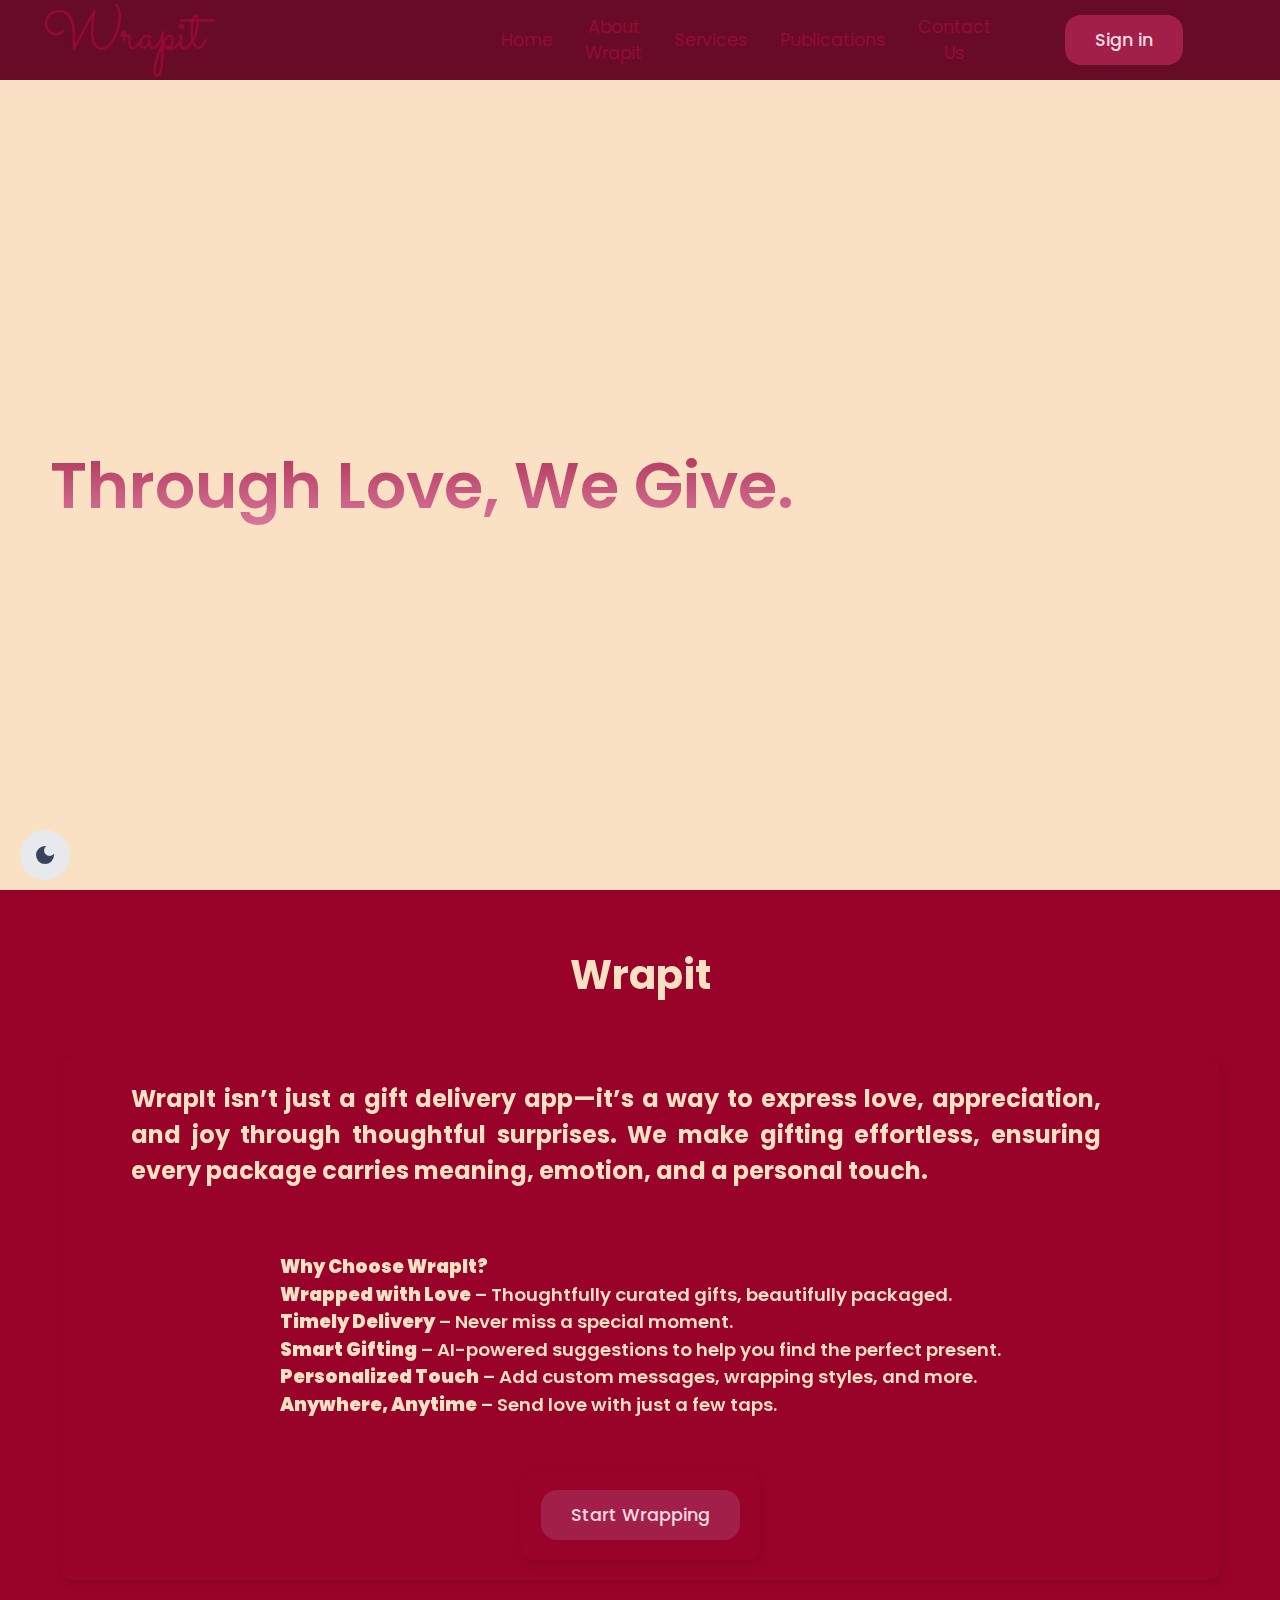
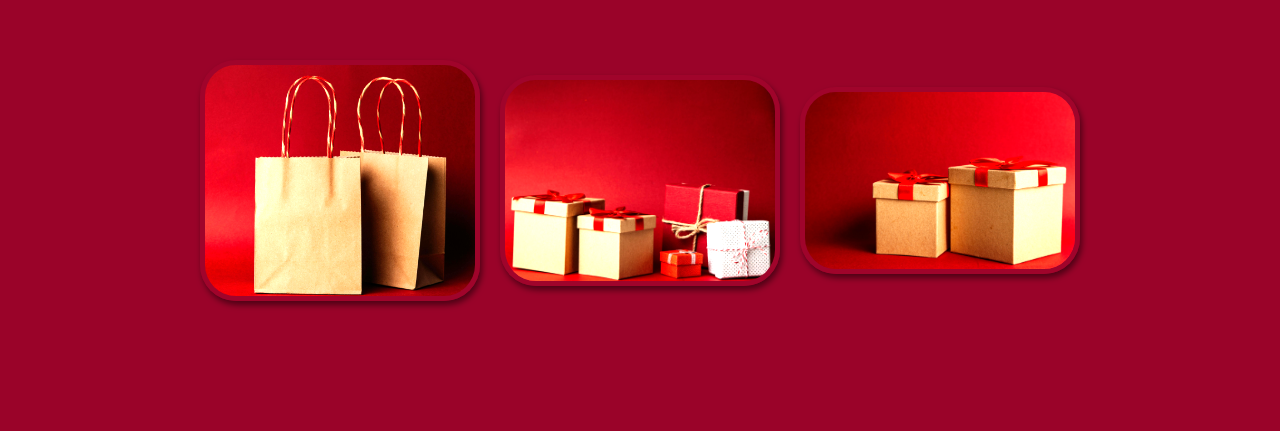
<file: gift/wrap_main.html>
<!DOCTYPE html>
<html lang="en">
<head>
    <meta charset="UTF-8">
    <meta name="viewport" content="width=device-width, initial-scale=1.0">
    <title>Wrapit</title>
    <link rel="shortcut icon" href="app_logo_wrapit.png" type="image/png">
    <link rel="stylesheet" href="desgin_wrapit.css"/>
    <link rel="preconnect" href="https://fonts.googleapis.com">
    <link rel="preconnect" href="https://fonts.gstatic.com" crossorigin>
    <link href="https://fonts.googleapis.com/css2?family=Oswald:wght@200..700&family=Poppins:wght@100;200;300;400;500;600;700;800;900&display=swap" rel="stylesheet">
    <link rel="stylesheet" href="style.css">
    <script type="text/javascript" src="darkmode.js" defer></script>
</head>
<body>
    <header>
        <button id="theme-switch">
            <svg xmlns="http://www.w3.org/2000/svg" height="24px" viewBox="0 -960 960 960" width="24px">
                <path d="M480-120q-150 0-255-105T120-480q0-150 105-255t255-105q14 0 27.5 1t26.5 3q-41 29-65.5 75.5T444-660q0 90 63 153t153 63q55 0 101-24.5t75-65.5q2 13 3 26.5t1 27.5q0 150-105 255T480-120Z"/>
            </svg>
            <svg xmlns="http://www.w3.org/2000/svg" height="24px" viewBox="0 -960 960 960" width="24px">
                <path d="M480-280q-83 0-141.5-58.5T280-480q0-83 58.5-141.5T480-680q83 0 141.5 58.5T680-480q0 83-58.5 141.5T480-280ZM200-440H40v-80h160v80Zm720 0H760v-80h160v80ZM440-760v-160h80v160h-80Zm0 720v-160h80v160h-80ZM256-650l-101-97 57-59 96 100-52 56Zm492 496-97-101 53-55 101 97-57 59Zm-98-550 97-101 59 57-100 96-56-52ZM154-212l101-97 55 53-97 101-59-57Z"/>
            </svg>
        </button>
    </header>

    <!-- Navbar Section -->
    <nav class="navbar">
        <div class="navbar__container">
            <a href="/" id="navbar__logo">
                <img src="main_logo_wrapit.png" alt="Wrapit Logo" style="height: 90px; vertical-align: middle; margin-right: 8px;">
            </a>
            <div class="navbar__toggle" id="mobile-menu">
                <span class="bar"></span>
                <span class="bar"></span>
                <span class="bar"></span>
            </div>
            <ul class="navbar__menu">
                <li class="navbar__item"><a href="/" class="navbar__links"> Home </a></li>
                <li class="navbar__item"><a href="/web.html" class="navbar__links"> About Wrapit </a></li>
                <li class="navbar__item"><a href="/" class="navbar__links"> Services </a></li>
                <li class="navbar__item"><a href="/" class="navbar__links"> Publications </a></li>
                <li class="navbar__item"><a href="/" class="navbar__links"> Contact Us </a></li>
                <li class="navbar__btn"><a href="/" class="button"> Sign in </a></li>
            </ul>
        </div>
    </nav>

    <!-- Main Section -->
    <div class="main">
        <div class="main__container">
            <div class="main__content">
                <h1>Through Love, We Give.</h1>
            </div>
        </div>
    </div>

    <!-- Services Section -->
    <div class="services">
        <h1>Wrapit</h1>
        <div class="services__container">
            <div class="services__card">
                <h2>WrapIt isn’t just a gift delivery app—it’s a way to express love, appreciation, and joy through thoughtful surprises. We make gifting effortless, ensuring every package carries meaning, emotion, and a personal touch.</h2>
                <p>
                    <strong>Why Choose WrapIt?</strong><br>
                    <b>Wrapped with Love</b> – Thoughtfully curated gifts, beautifully packaged.<br>
                    <b>Timely Delivery</b> – Never miss a special moment.<br>
                    <b>Smart Gifting</b> – AI-powered suggestions to help you find the perfect present.<br>
                    <b>Personalized Touch</b> – Add custom messages, wrapping styles, and more.<br>
                    <b>Anywhere, Anytime</b> – Send love with just a few taps.
                </p>
                <div class="services__card">
                    <a href="/" class="button"> Start Wrapping </a>
                </d>         
            </div>
        </div>
    </div>

    <!--Service images section-->
    <div class="serveimg">
        <img class= "img-gift1" src="gifting1.jpg" alt="gift">
        <img class= "img-gift2" src="gifting2.jpg" alt="gift">
        <img class= "img-gift3" src="gifting3.jpg" alt="gift">

    </div>



    <script src="ani_wrapit.js"></script>
</body>
</html>
</file>
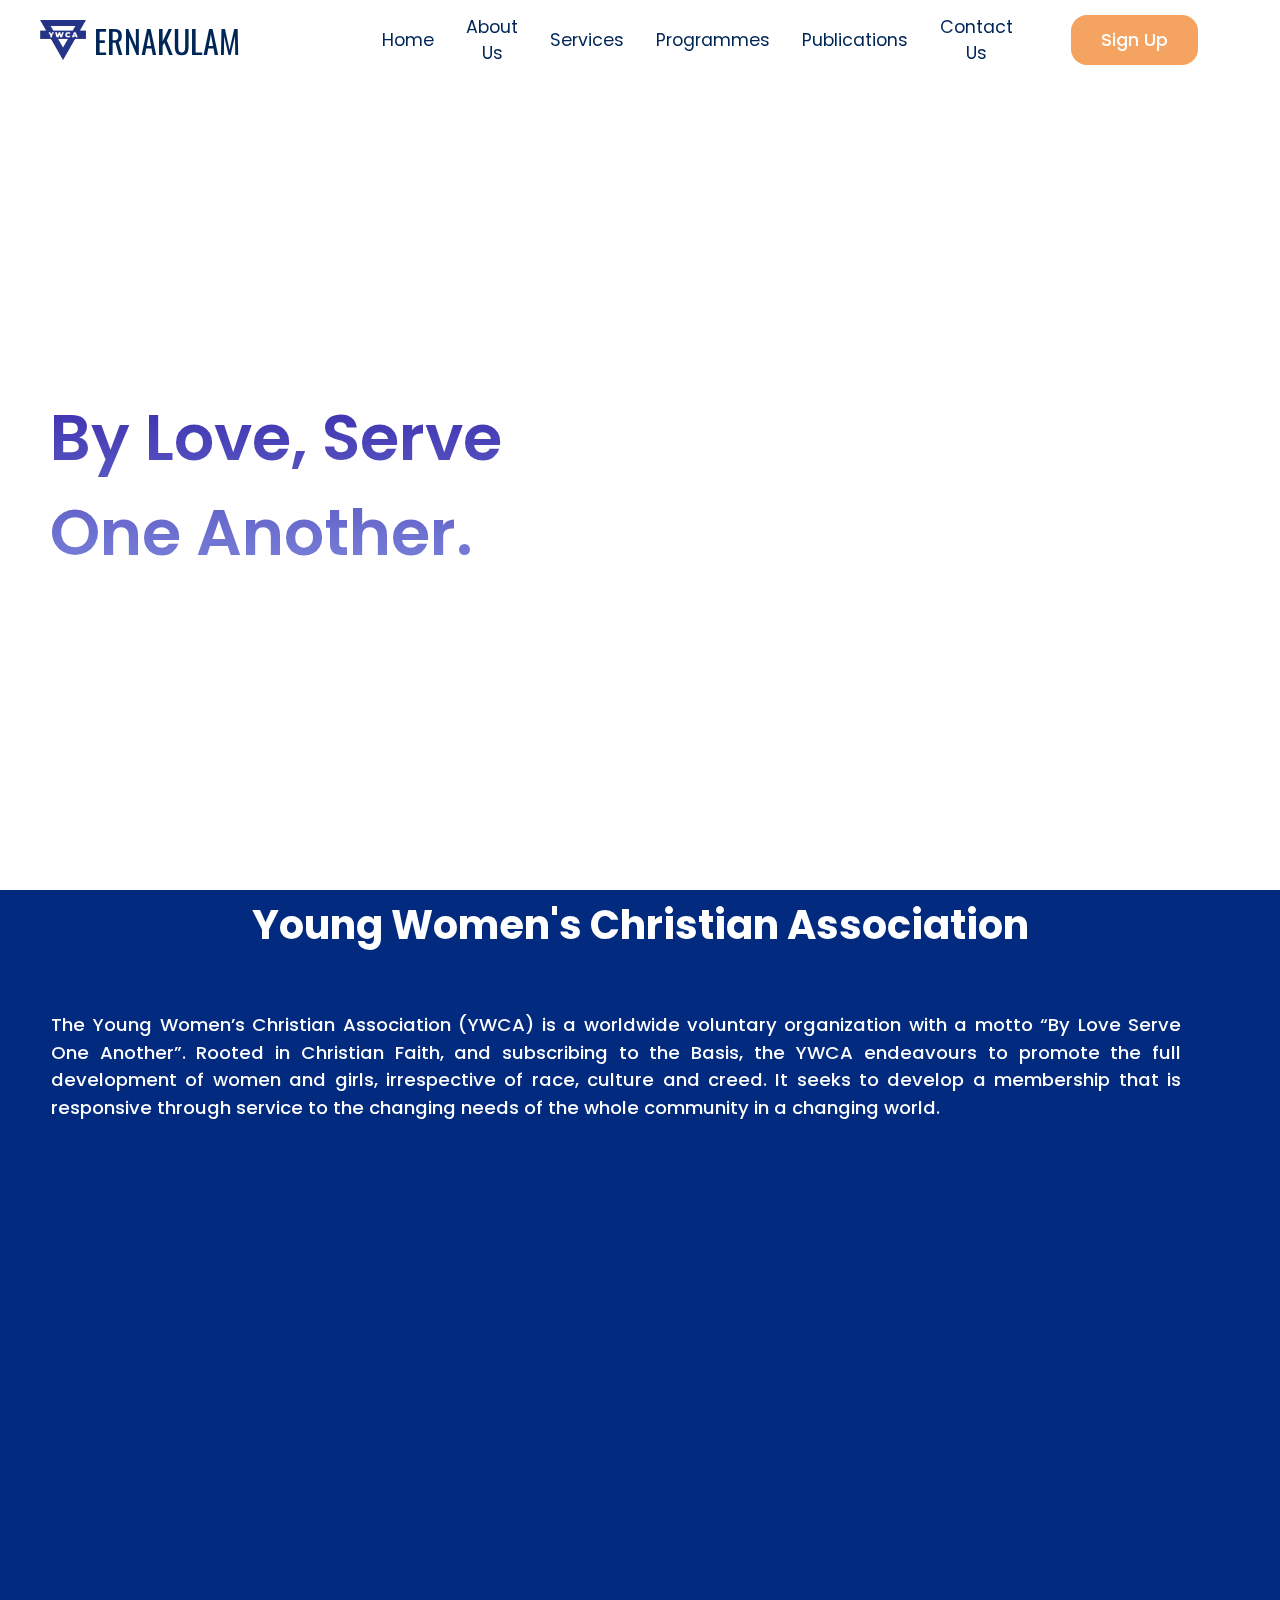
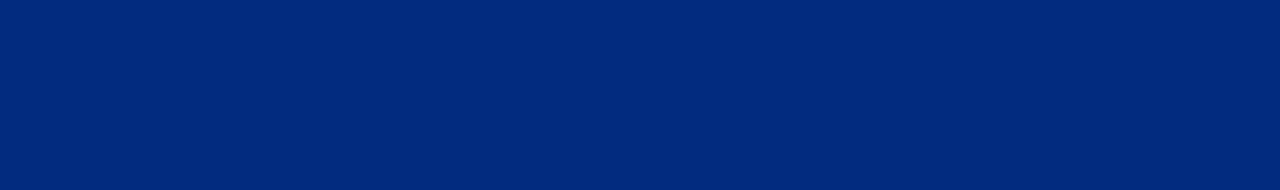
<file: ywca/chur.html>
<!DOCTYPE html>
<html lang="en">
<head>
    <meta charset="UTF-8">
    <meta name="viewport" content="width=device-width, initial-scale=1.0">
    <title>Young Women's Christian Association</title>
    <link rel="shortcut icon" href="ywca_logo.png" type="image/png">
    <link rel="stylesheet" href="styles.css"/>
    <link rel="preconnect" href="https://fonts.googleapis.com">
<link rel="preconnect" href="https://fonts.gstatic.com" crossorigin>
<link href="https://fonts.googleapis.com/css2?family=Oswald:wght@200..700&family=Poppins:ital,wght@0,100;0,200;0,300;0,400;0,500;0,600;0,700;0,800;0,900&display=swap" rel="stylesheet">

</head>
<body>
    <!-- Navbar Section-->
    <nav class="navbar">
        <div class="navbar__container">
            <a href="/" id="navbar__logo">
                <img src="ywca_logo.png" alt="YWCA Logo" style="height: 40px; vertical-align: middle; margin-right: 8px;">
                ERNAKULAM
            </a>
            <div class="navbar__toggle" id="mobile-menu">
                <span class="bar"></span>
                <span class="bar"></span>
                <span class="bar"></span>
            </div>
            <ul class="navbar__menu">
                <li class="navbar__item">
                    <a href="/" class="navbar__links"> Home </a>
                </li>
                <li class="navbar__item">
                    <a href="/web.html" class="navbar__links"> About Us </a>
                </li>
                <li class="navbar__item">
                    <a href="/" class="navbar__links"> Services </a>
                </li>
                <li class="navbar__item">
                    <a href="/" class="navbar__links"> Programmes </a>
                </li>
                <li class="navbar__item">
                    <a href="/" class="navbar__links"> Publications </a>
                </li>
                <!-- <li class="navbar__item">
                    <a href="/" class="navbar__links"> Info Hub </a>
                </li> -->
                <li class="navbar__item">
                    <a href="/" class="navbar__links"> Contact Us </a>
                </li>
                <li class="navbar__btn">
                    <a href="/" class="button"> Sign Up </a>
                </li>
            </ul>
        </div>
    </nav>

    <!-- Church Section-->
    <div class="main">
        <div class="main__container">
            <div class="main__content">
                <h1>By Love, Serve One Another.</h1>
                <!-- <button class="main_btn"><a href="/">Join us.</a></button> -->
            </div>
        </div>
    </div>
<!--Services section-->
    <div class="services">
        <h1>Young Women's Christian Association</h1>
        <h2>The Young Women’s Christian Association (YWCA) is a worldwide voluntary organization with a motto “By Love Serve One Another”.  
            Rooted in Christian Faith, and subscribing to the Basis, the YWCA  endeavours to promote the full development of women and girls, irrespective of race, culture and creed. 
            It seeks to develop a membership that is responsive through service to the changing needs of the whole community in a changing world.</h2>
    <div class="services__container">
        <div class="services__card">
            <h2></h2>
            
        </div>
        </div>
    </div>
    <script src="app.js"></script>
</body>
</html>
</file>
<file: gift/desgin_wrapit.css>
:root {
    --base-color: white;
    --base-variant: #e8e9ed;
    --text-color: #111528;
    --secondary-text: #232738;
    --primary-color: #3a435d;
    --navbar__menu: #FAE1C4;
    --accent-color: #0071ff;
  }
  
  .darkmode {
    --base-color: #070b1d;
    --base-variant: #101425;
  }
  
  * {
    box-sizing: border-box;
    margin: 0;
    padding: 0;
  }
  
  .poppins-thin {
    font-family: "Poppins", serif;
    font-weight: 300;
    font-style: normal;
  }
  
  body {
    font-family: 'Poppins', sans-serif;
    font-weight: 400;
    min-height: 100vh;
    background-color: var(--base-color);
    color: var(--text-color);
  }
  
  .button {
    font-family: 'Poppins', sans-serif;
    font-weight: 500;
    font-size: 1.1rem;
  }
  
  .navbar {
    background: #680b27;
    height: 80px;
    display: flex;
    justify-content: center;
    align-items: center;
    font-size: 1.1rem;
    position: sticky;
    top: 0;
    z-index: 999;
    transition: all 0.5s ease;
  }
  
  .navbar__container {
    display: flex;
    justify-content: space-between;
    height: 100px;
    z-index: 1;
    width: 100%;
    max-width: 1300px;
    margin: 0 auto;
    padding: 0 40px;
  }
  
  #navbar__logo {
    font-family: 'Oswald', sans-serif;
    background-image: linear-gradient(to top, #940B35 100%, #edc0c0 100%);
    background-size: 100%;
    background-clip: text;
    -webkit-background-clip: text;
    -moz-background-clip: text;
    -webkit-text-fill-color: transparent;
    -moz-text-fill-color: transparent;
    display: flex;
    align-items: center;
    cursor: pointer;
    text-decoration: none;
    font-size: 2rem;
  }
  
  .fa-gem {
    margin-right: 0.5rem;
  }
  
  .navbar__menu {
    display: flex;
    align-items: center;
    list-style: none;
    text-align: center;
  }
  
  .navbar__item {
    height: 80px;
  }
  
  .navbar__links {
    color: #940B35;
    display: flex;
    align-items: center;
    justify-content: center;
    text-decoration: none;
    padding: 0 1rem;
    height: 100%;
  }
  
  .navbar__btn {
    display: flex;
    justify-content: center;
    align-items: center;
    padding: 0 1rem;
    width: 100%;
  }
  
  .button {
    display: flex;
    justify-content: center;
    align-items: center;
    text-decoration: none;
    padding: 12px 30px;
    height: 100%;
    border: none;
    outline: none;
    border-radius: 16px;
    background: #a21f49;
    color: rgb(129, 0, 0);
    font-size: 1.1rem;
    transition: background-color 0.3s ease;
  }
  
  .button:hover {
    background: #a057b6;
  }
  
  .navbar__links:hover {
    color: #E1BCEC;
    transition: all 0.3s ease;
  }
  
  @media screen and (max-width: 960px) {
    .navbar__container {
      display: flex;
      justify-content: space-between;
      height: 80px;
      z-index: 1;
      width: 100%;
      max-width: 1300px;
      padding: 0;
    }
  
    .navbar__menu {
      display: grid;
      grid-template-columns: auto;
      margin: 0;
      width: 100%;
      position: absolute;
      top: -1000px;
      opacity: 0;
      transition: all 0.5s ease;
      height: 60vh;
      background: #070b1d;
    }
  
    .navbar__menu.active {
      background: #070b1d;
      opacity: 1;
      transition: all 0.5s ease;
      z-index: 99;
      height: auto;
      font-size: 1.6rem;
    }
  
    .navbar__logo {
      padding-left: 25px;
    }
  
    .navbar__toggle .bar {
      width: 25px;
      height: 3px;
      margin: 5px auto;
      transition: all 0.3s ease-in-out;
      background: rgb(88, 0, 0);
    }
  
    .navbar__item {
      width: 100%;
    }
  
    .navbar__links {
      text-align: center;
      padding: 2rem;
      width: 100%;
      display: table;
    }
  
    #mobile-menu {
      position: absolute;
      top: 20%;
      right: 3%;
      transform: translate(5%, 20%);
    }
  
    .navbar__btn {
      padding-bottom: 2rem;
    }
  
    .button {
      width: 80%;
      height: 80px;
      margin: 0;
    }
  
    .navbar__toggle .bar {
      display: block;
      cursor: pointer;
    }
  
    #mobile-menu.is-active .bar:nth-child(1) {
      transform: translateY(8px) rotate(45deg);
    }
  
    #mobile-menu.is-active .bar:nth-child(2) {
      opacity: 0;
    }
  
    #mobile-menu.is-active .bar:nth-child(3) {
      transform: translateY(-8px) rotate(-45deg);
    }
  
    .navbar__menu.active {
      display: grid;
      position: absolute;
      top: 75px;
      width: 100%;
      background: #FAE1C4;
      z-index: 90;
    }
  }
  
  .main {
    background-color: #FAE1C4;
    transition: all 0.5s ease;
  }
  
  .main__container {
    display: grid;
    grid-template-columns: 3fr 1fr;
    align-items: center;
    justify-self: center;
    margin: 0 auto;
    height: 90vh;
    background-color: #FAE1C4;
    width: 100%;
    max-width: 1300px;
    padding: 0 50px;
    transition: all 0.5s ease;
  }
  
  .main__container h1 {
    font-family: 'Poppins', sans-serif;
    font-weight: 600;
    font-size: 4rem;
    background-color: rgb(98, 45, 61);
    background-image: linear-gradient(to top, #dc7ea2 0%, #ac2b50 100%);
    background-size: 100%;
    background-clip: text;
    -webkit-background-clip: text;
    -moz-background-clip: text;
    -webkit-text-fill-color: transparent;
    -moz-text-fill-color: transparent;
    animation: fadeInUp 2s ease-in-out;
  }
  
  .services {
    background: #9A0329;
    display: flex;
    flex-direction: column;
    align-items: center;
    height: auto;
    padding: 50px 0;
  }
  
  .services h1 {
    font-size: 2.5rem;
    margin-bottom: 3rem;
    background-color: #FAE1C4;
    text-align: center;
    padding: 5px;
    background-clip: text;
    -webkit-background-clip: text;
    color: transparent;
    line-height: 1.5;
  }
  
  .services h2 {
    font-size: 1.5rem;
    font-weight: 700;
    margin-bottom: 3rem;
    margin-left: 3rem;
    margin-right: 6rem;
    background-color: #FAE1C4;
    text-align: center;
    padding: 3px;
    text-align: justify;
    background-clip: text;
    -webkit-background-clip: text;
    color: transparent;
    line-height: 1.5;
  }
  
  .services p {
    font-size: 1.15rem;
    font-weight: 600;
    margin-bottom: 3rem;
    margin-left: 3rem;
    margin-right: 3rem;
    background-color: #FAE1C4;
    text-align: center;
    padding: 3px;
    text-align: justify;
    background-clip: text;
    -webkit-background-clip: text;
    color: transparent;
    line-height: 1.5;
  }
  
  .services__container {
    width: 100%;
    max-width: 1200px;
    margin: 0 auto;
    padding: 0 20px;
  }
  
  .services__card {
    display: flex;
    justify-content: center;
    align-items: center;
    flex-direction: column;
    padding: 20px;
    border-radius: 12px;
    background: #9A0329;
    box-shadow: 2px 4px 8px rgba(0, 0, 0, 0.1);
  }
  
  /* Button inside services__card */
  .services__card .btn {
    display: inline-flex;
    justify-content: center;
    align-items: center;
    padding: 12px 24px;
    min-width: 150px;
    border: none;
    border-radius: 18px;
    background: #800020;
    color: #800020;
    font-size: 1.1rem;
    font-weight: 600;
    text-decoration: none;
    transition: all 0.3s ease-in-out;
    box-shadow: 2px 4px 6px rgba(0, 0, 0, 0.2);
  }
  
  /* Hover Effect */
  .services__card .btn:hover {
    background: #B22222;
    transform: translateY(-2px);
  }
  
  /* Fixed image section */


/* General Styling */
body {
    transition: background 0.3s ease, color 0.3s ease;
}

/* Service Image Container */
.serveimg {
  display: flex;
  justify-content: center;
  align-items: center;
  flex-wrap: wrap;
  gap: 20px;
  width: 100%;
  max-width: 1200px;
  margin: 50px auto;  /* Increased margin */
  padding: 30px;  /* Added more padding */
  background-color: #9A0329;
}



.serveimg img {
  width: 100%; /* Adjust width for responsiveness */
  max-width: 280px; /* Reduce max width slightly */
  height: auto;
  border-radius: 36px;
  object-fit: cover;
  background-color: #860324e7;
  box-shadow: 2px 4px 6px rgba(0, 0, 0, 0.5);
  padding: 5px;
  display: block;
  filter: brightness(1.2);
  transition: transform 0.3s ease-in-out;
}


/* Fade In Animation */
@keyframes fadeInUp {
    0% {
        opacity: 0;
        transform: translateY(20px);
    }
    100% {
        opacity: 1;
        transform: translateY(0);
    }
}

/* Dark Mode Styling */
.dark-mode {
    background-color: #1a1a1a;
    color: #ffffff;
}

/* Ensuring Images Are Visible in Dark Mode */
.dark-mode .serveimg img {
    filter: brightness(1.1) contrast(1.1);
}

/* Tablet and Small Screens */
@media screen and (max-width: 768px) {
    .main__container {
        display: flex;
        flex-direction: column;
        align-items: center;
        width: 100%;
        margin: 0 auto;
        height: auto;
    }

    .main__content {
        text-align: center;
        margin-bottom: 4rem;
    }

    .main__content h1 {
        font-size: 2.5rem;
        margin-top: 2rem;
    }

    .main__content h2 {
        font-size: 3rem;
    }

    .main__content p {
        margin-top: 1rem;
        font-size: 1.5rem;
    }

    /* Ensuring Images Stack on Mobile */
    .serveimg {
        flex-direction: column;
        align-items: center;
    }

    .serveimg img {
        max-width: 90%;
        margin-bottom: 20px;
    }
}

/* Mobile Screens */
@media screen and (max-width: 480px) {
    .main__content h1 {
        font-size: 2rem;
        margin-top: 3rem;
    }

    .main__content h2 {
        font-size: 2rem;
    }

    .main__content p {
        margin-top: 2rem;
        font-size: 1.5rem;
    }

    .main__btn {
        padding: 12px 36px;
        margin: 2.5rem;
    }
}
</file>
<file: gift/style.css>
:root {
  --base-color: white;
  --base-variant: #e8e9ed;
  --text-color: #111528;
  --secondary-text: #232738;
  --primary-color: #3a435d;
  --accent-color: #0071ff;
  --navbar-color: #680b27;
  --navbar__menu: #FAE1C4;
  --button-bg: #a21f49;
  --button-text: #ffdde1;
  --main: #FAE1C4;
}

/* Dark Mode Variables */
.darkmode {
  --base-color: #070b1d;
  --base-variant: #101425;
  --text-color: #e8e9ed;
  --secondary-text: #b8bccc;
  --navbar-color: #121628;
  --navbar__menu: #121628;
  --button-bg: #6d1c3b;
  --button-text: #ffdde1;
  --main: #070b1d;
}

/* General Styles */
body {
  font-family: 'Poppins', sans-serif;
  font-weight: 400;
  min-height: 100vh;
  background-color: var(--base-color);
  color: var(--text-color);
  transition: background 0.5s ease, color 0.5s ease;
}
.button {
  font-family: 'Poppins', sans-serif;
  font-weight: 500;
  font-size: 1.1rem;
}
/* Navbar */
.navbar {
  background: var(--navbar-color);
  height: 80px;
  display: flex;
  justify-content: center;
  align-items: center;
  font-size: 1.1rem;
  position: sticky;
  top: 0;
  z-index: 999;
  transition: background 0.5s ease;

  @media screen and (max-width: 960px) {
    .navbar__container {
        display: flex;
        justify-content: space-between;
        height: 80px;
        z-index: 1;
        width: 100%;
        max-width: 1300px;
        padding: 0;
    }
  
    .navbar__menu {
        display: grid;
        grid-template-columns: auto;
        margin: 0;
        width: 100%;
        position: absolute;
        top: -1000px;
        opacity: 0;
        transition: all 0.5s ease;
        height: 60vh;
        background: var(--navbar__menu);
    }
  
    .navbar__menu.active {
        background: var(--navbar__menu);
        opacity: 1;
        transition: all 0.5s ease;
        z-index: 99;
        height: auto;
        font-size: 1.6rem;
    }
  
    .navbar__logo {
        padding-left: 25px;
    }
  
    .navbar__toggle .bar {
        width: 25px;
        height: 3px;
        margin: 5px auto;
        transition: all 0.3s ease-in-out;
        background:  rgb(88, 0, 0);
    }
  
    .navbar__item {
        width: 100%;
    }
  
    .navbar__links {
        text-align: center;
        padding: 2rem;
        width: 100%;
        display: table;
    }
  
    #mobile-menu {
        position: absolute;
        top: 20%;
        right: 3%;
        transform: translate(5%, 20%);
    }
  
    .navbar__btn {
        padding-bottom: 2rem;
    }
  
    .button {
        width: 80%;
        height: 80px;
        margin: 0;
    }
  
    .navbar__toggle .bar {
        display: block;
        cursor: pointer;
    }
  
    #mobile-menu.is-active .bar:nth-child(1) {
        transform: translateY(8px) rotate(45deg);
    }
  
    #mobile-menu.is-active .bar:nth-child(2) {
        opacity: 0;
    }
  
    #mobile-menu.is-active .bar:nth-child(3) {
        transform: translateY(-8px) rotate(-45deg);
    }
  
    .navbar__menu.active {
        display: grid;
        position: absolute;
        top: 75px;
        width: 100%;
        background: var(--navbar__menu);
        z-index: 90;
    }
  }
  /*main section*/
}
.main {
  background-color: var(--main);
  transition: all 0.5s ease;
}
.main__container {
  display: grid;
  grid-template-columns: 3fr 1fr;
  align-items: center;
  justify-self: center;
  margin: 0 auto;
  height: 90vh;
  background-color: var(--main);
  width: 100%;
  max-width: 1300px;
  padding: 0 50px;
  transition: all 0.5s ease;
}
.main__container h1 {
  font-family: 'Poppins', sans-serif;
  font-weight: 600;
  font-size: 4rem;
  background-color: rgb(98, 45, 61);
  background-image: linear-gradient(to top, #dc7ea2 0%, #ac2b50 100%);
  background-size: 100%;
  background-clip: text;
  -webkit-background-clip: text;
  -moz-background-clip: text;
  -webkit-text-fill-color: transparent;
  -moz-text-fill-color: transparent;
  animation: fadeInUp 2s ease-in-out;
}
@media screen and (max-width: 768px) {
  .main__container{
      display: grid;
      grid-template-columns: auto;
      align-items: center;
      justify-self: center;
      width: 100%;
      margin: 0 auto;
      height: 90vh;
  }
  .main__content{
      text-align: center;
      margin-bottom: 4rem;
  }
  .main__content h1{
      font-size: 2.5rem;
      margin-top: 2rem;
  }
  .main__content h2{
      font-size: 3rem;
  }

  .main__content p {
      margin-top: 1rem;
      font-size: 1.5rem;
  }
}

/* Buttons */
.button {
  background: var(--button-bg);
  color: var(--button-text);
  transition: background 0.5s ease, color 0.5s ease;
}

.button:hover {
  background: #a057b6;
}

/* Dark Mode Images */
.darkmode .serveimg img {
  filter: brightness(0.9) contrast(1.1);
  transition: 0.5s ease, color 0.5s ease;
}

/*Button dark mode*/
*{
  margin: 0;
  padding: 0;
}
html{
  font-family: Poppins;
}
body{
  min-height: 100vh;
  background-color: var(--base-color);
  color: var(--text-color);
}

section{
  background-color: var(--base-variant);
}

p{
  margin: 10px 0 20px 0;
  color: var(--secondary-text);
}
button{
  border: none;
  padding: .8em 2em;
  background-color: var(--primary-color);
  color: rgba(255, 255, 255, 0.229);
  border-radius: 4px;
  font: inherit;
  text-transform: uppercase;
  font-weight: 500;
  cursor: pointer;
}
.cta-button{
  background-color: var(--accent-color);
}
#theme-switch{
  height: 50px;
  width: 50px;
  padding: 0;
  border-radius: 50%;
  background-color: var(--base-variant);
  display: flex;
  justify-content: center;
  align-items: center;
  position: fixed;
  bottom: 20px;
  left: 20px;
  transition: all 0.3s ease;
}
#theme-switch svg{
  fill: var(--primary-color);
}
#theme-switch svg:last-child{
  display: none;
}
.darkmode #theme-switch svg:first-child{
  display: none;
}
.darkmode #theme-switch svg:last-child{
  display: block;
}
</file>
<file: ywca/styles.css>
* {
    box-sizing: border-box;
    margin: 0;
    padding: 0;
    .poppins-thin {
        font-family: "Poppins", serif;
        font-weight: 300;
        font-style: normal;
      }
      
}
body {
    font-family: 'Poppins', sans-serif;
    font-weight: 400; 
}

.button {
    font-family: 'Poppins', sans-serif;
    font-weight: 500;
    font-size: 1.1rem;
}

.navbar {
    background: rgb(255, 255, 255);
    height: 80px;
    display: flex;
    justify-content: center;
    align-items: center;
    font-size: 1.1rem;
    position: sticky;
    top: 0;
    z-index: 999;
}

.navbar__container {
    display: flex;
    justify-content: space-between;
    height: 100px;
    z-index: 1;
    width: 100%;
    max-width: 1300px;
    margin: 0 auto;
    padding: 0 40px;
}

#navbar__logo {
    font-family: 'Oswald', sans-serif;
    background-image: linear-gradient(to top,  rgb(0, 38, 88) 100%, #d2e1ff 100%);
    background-size: 100%;
    background-clip: text;
    -webkit-background-clip: text;
    -moz-background-clip: text;
    -webkit-text-fill-color: transparent;
    -moz-text-fill-color: transparent;
    display: flex;
    align-items: center;
    cursor: pointer;
    text-decoration: none;
    font-size: 2rem;
}

.fa-gem {
    margin-right: 0.5rem;
}

.navbar__menu {
    display: flex;
    align-items: center;
    list-style: none;
    text-align: center;
}

.navbar__item {
    height: 80px;
}

.navbar__links {
    color:   rgb(0, 38, 88);
    display: flex;
    align-items: center;
    justify-content: center;
    text-decoration: none;
    padding: 0 1rem;
    height: 100%;
}

.navbar__btn {
    display: flex;
    justify-content: center;
    align-items: center;
    padding: 0 1rem;
    width: 100%;
}

.button {
    display: flex;
    justify-content: center;
    align-items: center;
    text-decoration: none;
    padding: 12px 30px;
    height: 100%;
    border: none;
    outline: none;
    border-radius: 16px;
    background: #f4a460;
    color: white;
    font-size: 1.1rem;
    transition: background-color 0.3s ease;
}

.button:hover {
    background: rgb(29, 29, 162);
}

.navbar__links:hover {
    color: red;
    transition: all 0.3s ease;
}

@media screen and (max-width: 960px) {
    .navbar__container {
        display: flex;
        justify-content: space-between;
        height: 80px;
        z-index: 1;
        width: 100%;
        max-width: 1300px;
        padding: 0;
    }

    .navbar__menu {
        display: grid;
        grid-template-columns: auto;
        margin: 0;
        width: 100%;
        position: absolute;
        top: -1000px;
        opacity: 0;
        transition: all 0.5s ease;
        height: 60vh;
        background: black;
    }

    .navbar__menu.active {
        background: black;
        opacity: 1;
        transition: all 0.5s ease;
        z-index: 99;
        height: auto;
        font-size: 1.6rem;
    }

    .navbar__logo {
        padding-left: 25px;
    }

    .navbar__toggle .bar {
        width: 25px;
        height: 3px;
        margin: 5px auto;
        transition: all 0.3s ease-in-out;
        background:  rgb(0, 38, 88);
    }

    .navbar__item {
        width: 100%;
    }

    .navbar__links {
        text-align: center;
        padding: 2rem;
        width: 100%;
        display: table;
    }

    #mobile-menu {
        position: absolute;
        top: 20%;
        right: 3%;
        transform: translate(5%, 20%);
    }

    .navbar__btn {
        padding-bottom: 2rem;
    }

    .button {
        width: 80%;
        height: 80px;
        margin: 0;
    }

    .navbar__toggle .bar {
        display: block;
        cursor: pointer;
    }

    #mobile-menu.is-active .bar:nth-child(1) {
        transform: translateY(8px) rotate(45deg);
    }

    #mobile-menu.is-active .bar:nth-child(2) {
        opacity: 0;
    }

    #mobile-menu.is-active .bar:nth-child(3) {
        transform: translateY(-8px) rotate(-45deg);
    }

    .navbar__menu.active {
        display: grid;
        position: absolute;
        top: 100px;
        width: 100%;
        background: #ffffff;
        z-index: 90;
    }
}

/* Church section */
.main {
    background-color: #ffffff;
}

.main__container {
    display: grid;
    grid-template-columns: 1fr 1fr;
    align-items: center;
    justify-self: center;
    margin: 0 auto;
    height: 90vh;
    background-color: #ffffff;
    width: 100%;
    max-width: 1300px;
    padding: 0 50px;
}

.main__container h1 {
    font-family: 'Poppins', sans-serif;
    font-weight: 600;
    font-size: 4rem;
    background-color: rgb(45, 45, 98);
    background-image: linear-gradient(to top, #7e87dc 0%, #382bac 100%);
    background-size: 100%;
    background-clip: text;
    -webkit-background-clip: text;
    -moz-background-clip: text;
    -webkit-text-fill-color: transparent;
    -moz-text-fill-color: transparent;
    animation: fadeInUp 2s ease-in-out;
}
@keyframes fadeInUp {
    0% {
        opacity: 0;
        transform: translateY(20px); /* Move upward from 20px */
    }
    100% {
        opacity: 1;
        transform: translateY(0); /* Final position */
    }
}
/* .main__container h2 {
    font-family: 'Poppins', sans-serif;
    font-weight: 600;
    font-size: 4rem;
    background-color: rgb(84, 84, 166);
    background-image: linear-gradient(to top, #6e7bee 0%, #695ecb 100%);
    background-size: 100%;
    background-clip: text;
    -webkit-background-clip: text;
    -moz-background-clip: text;
    -webkit-text-fill-color: transparent;
    -moz-text-fill-color: transparent;
} */

/* .main__container p {
    margin-top: 1rem;
    font-size: 2rem;
    font-weight: 700;
    background-color: rgb(231, 205, 135);
    background-image: linear-gradient(to top, #d9b95a 0%, #b09d47 100%);
    background-size: 100%;
    background-clip: text;
    -webkit-background-clip: text;
    -moz-background-clip: text;
    -webkit-text-fill-color: transparent;
    -moz-text-fill-color: transparent;
} */
/* 
.main_btn {
    text-decoration: none;
    background: sandybrown;
    padding: 10px 20px;
    color: white;
    border-right-color: none;
    border-radius: 16px;
    transition: background 0.3s ease;
}

.main_btn:hover {
    background: darkblue;
}

.main_btn a {
    text-decoration: none;
    color: white;
} */

/* #main__img{
 height: 80%;
 width: 80%;   
} */


/* mobile responsive */

@media screen and (max-width: 768px) {
    .main__container{
        display: grid;
        grid-template-columns: auto;
        align-items: center;
        justify-self: center;
        width: 100%;
        margin: 0 auto;
        height: 90vh;
    }
    .main__content{
        text-align: center;
        margin-bottom: 4rem;
    }
    .main__content h1{
        font-size: 2.5rem;
        margin-top: 2rem;
    }
    .main__content h2{
        font-size: 3rem;
    }

    .main__content p {
        margin-top: 1rem;
        font-size: 1.5rem;
    }
}

@media screen and (max-width: 480px) {
    .main__content h1{
        font-size: 2rem;
        margin-top: 3rem;
    }
    .main__content h2{
        font-size: 2rem;
    }

    .main__content p {
        margin-top: 2rem;
        font-size: 1.5rem;
    }

    .main__btn{
        padding: 12px 36px;
        margin: 2.5rem;
    }
}

/* services */

.services {
    background: #7dbee6;
    display: flex;
    flex-direction: column;
    align-items: center;
    height: 100vh;
}

.services {
    background:rgb(2, 43, 127);
    display: flex;
    flex-direction: column;
    align-items: center;
    height: 100vh;
}

.services h1 {
    font-size: 2.5rem;
    margin-bottom: 3rem;

    background-color: white;
    text-align: center;
    padding: 5px;
    background-clip: text;
    -webkit-background-clip: text;
    color: transparent;
    line-height: 1.5;
}
.services h2 {
    font-size: 1.15rem;
    font-weight: 500;
    margin-bottom: 3rem;
    margin-left: 3rem;
    margin-right: 6rem;
    background-color: white;
    text-align: center;
    padding: 3px;
    text-align: justify;
    background-clip: text;
    -webkit-background-clip: text;
    color: transparent;
    line-height: 1.5;
}


.services__container {
    display: flex;
    justify-content: center;
    flex-wrap: wrap;
}
</file>
